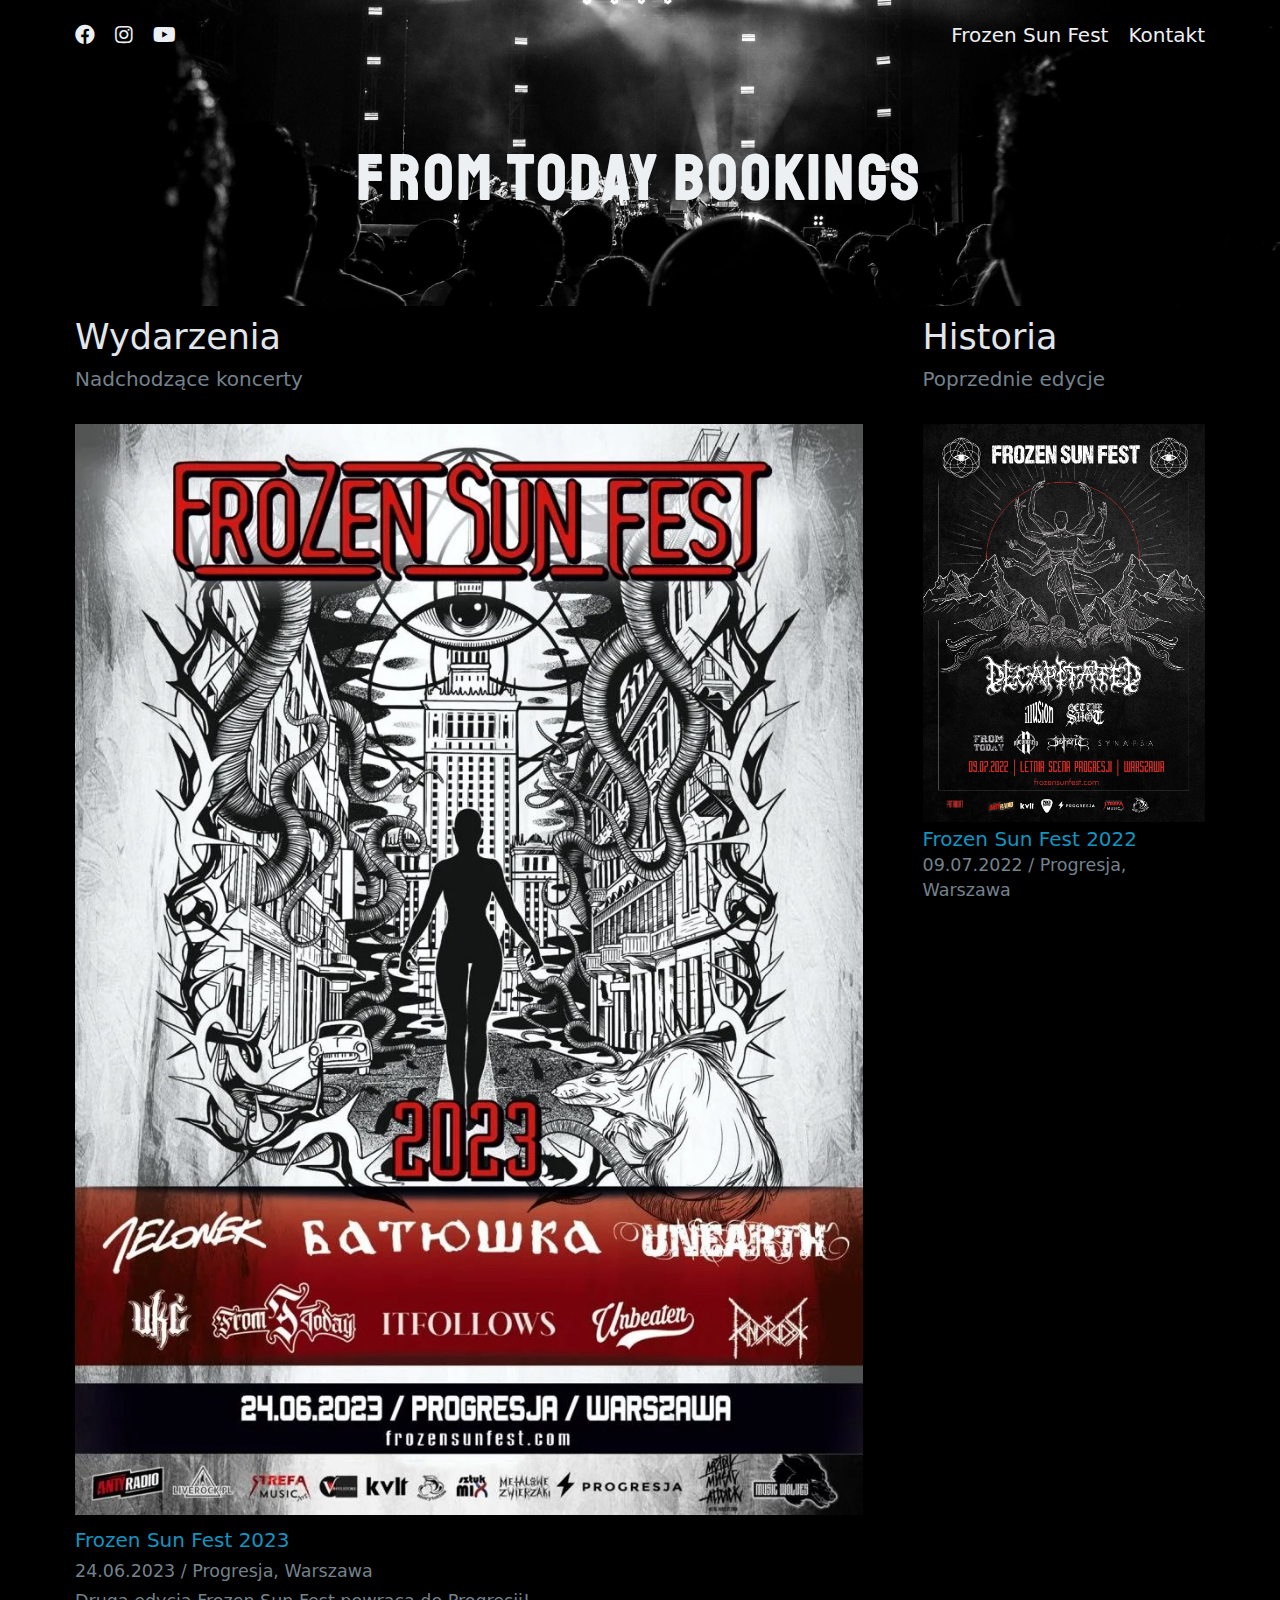
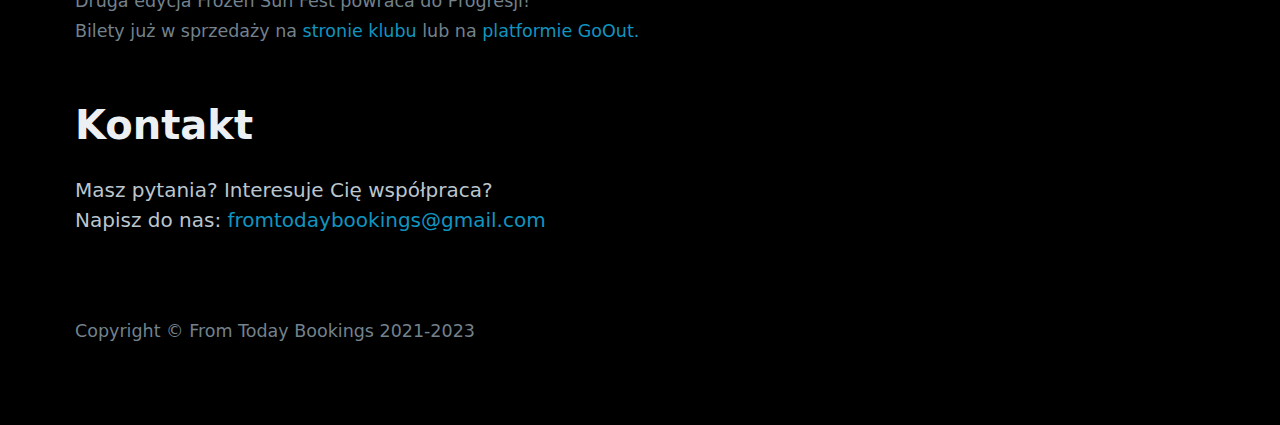
<file: index.html>
<!doctype html>
<html lang="pl" data-theme="dark">

<head>
  <title>From Today Bookings</title>
  <meta charset="utf-8">
  <meta name="viewport" content="width=device-width, initial-scale=1">
  <meta name="description" content="From Today Bookings - organizatorzy Frozen Sun Fest">
  <meta name="keywords"
    content="From Today, From Today Bookings, Frozen Sun Fest, organizacja, koncert, gig, muzyka, na żywo, metal, rock, hardcore, progresja, warszawa, fest, festiwal">
  <link rel="shortcut icon" href="images/icons/favicon.ico">
  <link rel="canonical" href="https://fromtodaybookings.com">
  <link rel="stylesheet" href="css/pico.min.css">
  <link rel="stylesheet" href="css/custom.css">
  <link rel="stylesheet" href="css/fontawesome.min.css">
  <link rel="stylesheet" href="css/brands.min.css">
  <link rel="preconnect" href="https://fonts.googleapis.com">
  <link rel="preconnect" href="https://fonts.gstatic.com" crossorigin>
  <link href="https://fonts.googleapis.com/css2?family=Staatliches&display=swap" rel="stylesheet">
</head>

<body>
  <div class="hero">
    <nav class="container">
      <ul>
        <li>
          <a href="https://www.facebook.com/fromtodaybookings" class="contrast" target="_blank"
            rel="noopener noreferrer">
            <i class="fab fa-facebook"></i>
          </a>
        </li>
        <li>
          <a href="https://www.instagram.com/fromtodaybookings/" class="contrast" target="_blank"
            rel="noopener noreferrer">
            <i class="fab fa-instagram"></i>
          </a>
        </li>
        <li>
          <a href="https://www.youtube.com/channel/UCOEo3WXxulZ-EAcq7EBHezg" class="contrast" target="_blank"
            rel="noopener noreferrer">
            <i class="fab fa-youtube"></i>
          </a>
        </li>
      </ul>
      <ul>
        <li><a href="https://frozensunfest.com" class="contrast">Frozen Sun Fest</a></li>
        <li><a href="#contact" class="contrast">Kontakt</a></li>
      </ul>
    </nav>
    <div>
      <header>
        <h1 class="title">FROM TODAY BOOKINGS</h1>
      </header>

    </div>
  </div>

  <main class="container" style="padding-top: 5px; padding-bottom: 5px;">
    <div class="grid">

      <section style="margin-bottom: 5px;">


        <hgroup>
          <h2>Wydarzenia</h2>
          <h2>Nadchodzące koncerty</h2>
        </hgroup>
        <p>
          <img src="/images/events/2023-06-24.jpg" style="padding-bottom: 10px">
          <a href="https://www.facebook.com/events/1217567529106996" target="_blank" rel="noopener noreferrer">
            Frozen Sun Fest 2023</a><br>
          <small>24.06.2023 / Progresja, Warszawa</small><br>
          <small>Druga edycja Frozen Sun Fest powraca do Progresji!<br>
            Bilety już w sprzedaży na <a href="https://progresja.com/wydarzenie/frozen-sun-fest-2023/">stronie klubu</a> lub na <a href="https://goout.net/pl/frozen-sun-fest-2023/szdrafv/">platformie GoOut.</a></small>
        </p>
    </section>

    <aside>
      <hgroup>
        <h2>Historia</h2>
        <h3>Poprzednie edycje</h3>
      </hgroup>
      <p>
        <img src="/images/events/2022-07-09.jpg">
        <a href="https://www.facebook.com/events/270884368365683" target="_blank" rel="noopener noreferrer">
          Frozen Sun Fest 2022</a><br>
        <small>09.07.2022 / Progresja, Warszawa</small>
      </p>
    </aside>

    </div>
  </main>

  <footer class="container" style="padding-top: 10px;">
    <section id="contact">
      <h1>Kontakt</h1>
      <p>Masz pytania? Interesuje Cię współpraca?<br>
        Napisz do nas:
        <a class="email" href="mailto:fromtodaybookings@gmail.com">fromtodaybookings@gmail.com</a>
      </p>
    </section>
    <small>Copyright © From Today Bookings 2021-2023</small>
  </footer>
</body>

</html>
</file>
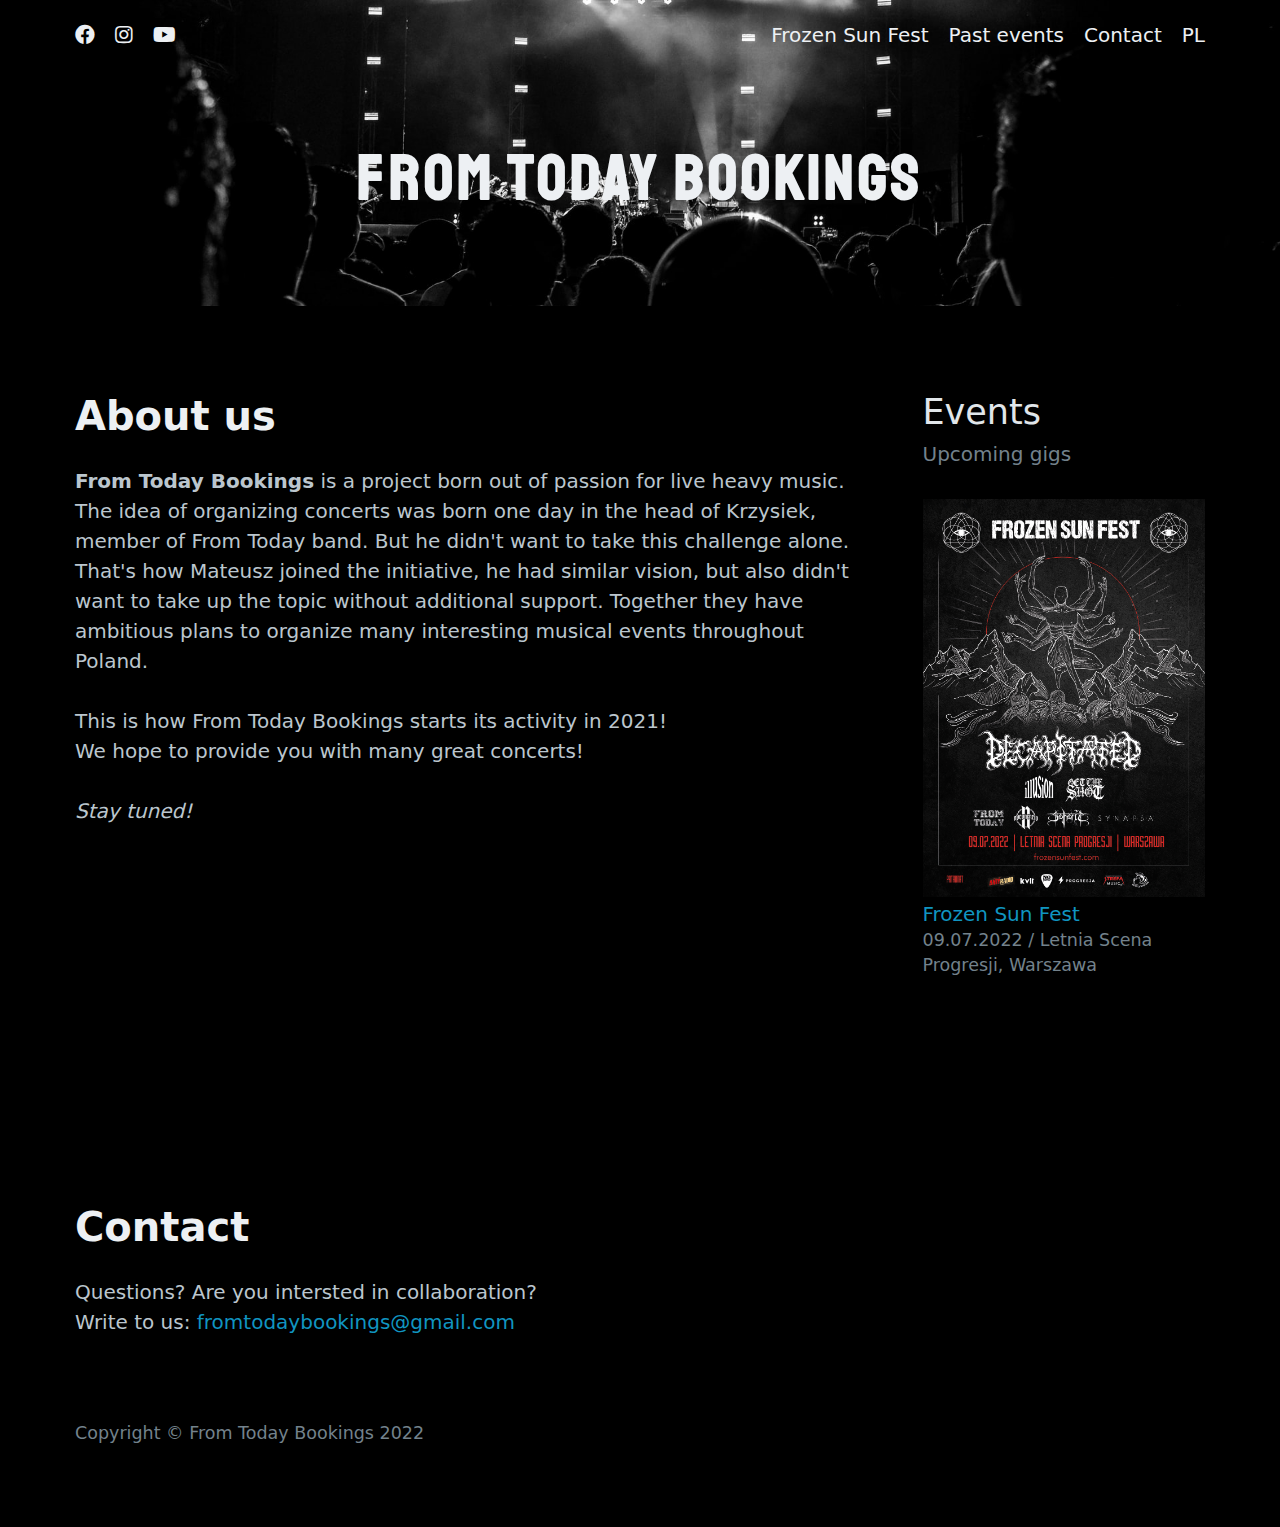
<file: en/index.html>
<!doctype html>
<html lang="pl" data-theme="dark">

<head>
  <title>From Today Bookings</title>
  <meta charset="utf-8">
  <meta name="viewport" content="width=device-width, initial-scale=1">
  <meta name="description" content="From Today Bookings - concerts organization - rock, metal, hardcore">
  <meta name="keywords"
    content="From Today, From Today Bookings, organization, concert, gig, music, live, metal, rock, hardcore">
  <link rel="shortcut icon" href="/images/icons/favicon.ico">
  <link rel="canonical" href="https://fromtodaybookings.com">
  <link rel="stylesheet" href="/css/pico.min.css">
  <link rel="stylesheet" href="/css/custom.css">
  <link rel="stylesheet" href="/css/fontawesome.min.css">
  <link rel="stylesheet" href="/css/brands.min.css">
  <link rel="preconnect" href="https://fonts.googleapis.com">
  <link rel="preconnect" href="https://fonts.gstatic.com" crossorigin>
  <link href="https://fonts.googleapis.com/css2?family=Staatliches&display=swap" rel="stylesheet">
</head>

<body>
  <div class="hero">
    <nav class="container">
      <ul>
        <li>
          <a href="https://www.facebook.com/fromtodaybookings" class="contrast" target="_blank"
            rel="noopener noreferrer">
            <i class="fab fa-facebook"></i>
          </a>
        </li>
        <li>
          <a href="https://www.instagram.com/fromtodaybookings/" class="contrast" target="_blank"
            rel="noopener noreferrer">
            <i class="fab fa-instagram"></i>
          </a>
        </li>
        <li>
          <a href="https://www.youtube.com/channel/UCOEo3WXxulZ-EAcq7EBHezg" class="contrast" target="_blank"
            rel="noopener noreferrer">
            <i class="fab fa-youtube"></i>
          </a>
        </li>
      </ul>
      <ul>
        <li><a href="https://frozensunfest.com" class="contrast">Frozen Sun Fest</a></li>
        <li><a href="/past" class="contrast">Past events</a></li>
        <li><a href="#contact" class="contrast">Contact</a></li>
        <li><a href="/" class="contrast">PL</strong></a></li>
      </ul>
    </nav>
    <div>
      <header>
        <h1 class="title">FROM TODAY BOOKINGS</h1>
      </header>

    </div>
  </div>

  <main class="container">
    <div class="grid">

      <section>
        <h1>About us</h1>
        <p>
          <b>From Today Bookings</b> is a project born out of passion for live heavy music. 
          The idea of organizing concerts was born one day in the head of Krzysiek, member of From Today band. 
          But he didn't want to take this challenge alone. That's how Mateusz joined the initiative, he had similar vision, but also didn't want to take up the topic without additional support. 
          Together they have ambitious plans to organize many interesting musical events throughout Poland.
        <p>


          This is how From Today Bookings starts its activity in 2021!<br>
          We hope to provide you with many great concerts!
        <p>

          <i>Stay tuned!</i>
        </p>
      </section>

      <aside>
        <hgroup>
          <h2>Events</h2>
          <h3>Upcoming gigs</h3>
        </hgroup>
        <p>
          <img src="/images/events/2022-07-09.jpg">
          <a href="https://www.facebook.com/events/270884368365683" target="_blank" rel="noopener noreferrer">
            Frozen Sun Fest</a><br>
          <small>09.07.2022 / Letnia Scena Progresji, Warszawa</small>
        </p>
      </aside>

    </div>
  </main>

  <footer class="container">
    <section id="contact">
      <h1>Contact</h1>
      <p>Questions? Are you intersted in collaboration?<br>
        Write to us:
        <a class="email" href="mailto:fromtodaybookings@gmail.com">fromtodaybookings@gmail.com</a>
      </p>
    </section>
    <small>Copyright © From Today Bookings 2022</small>
  </footer>
</body>

</html>
</file>
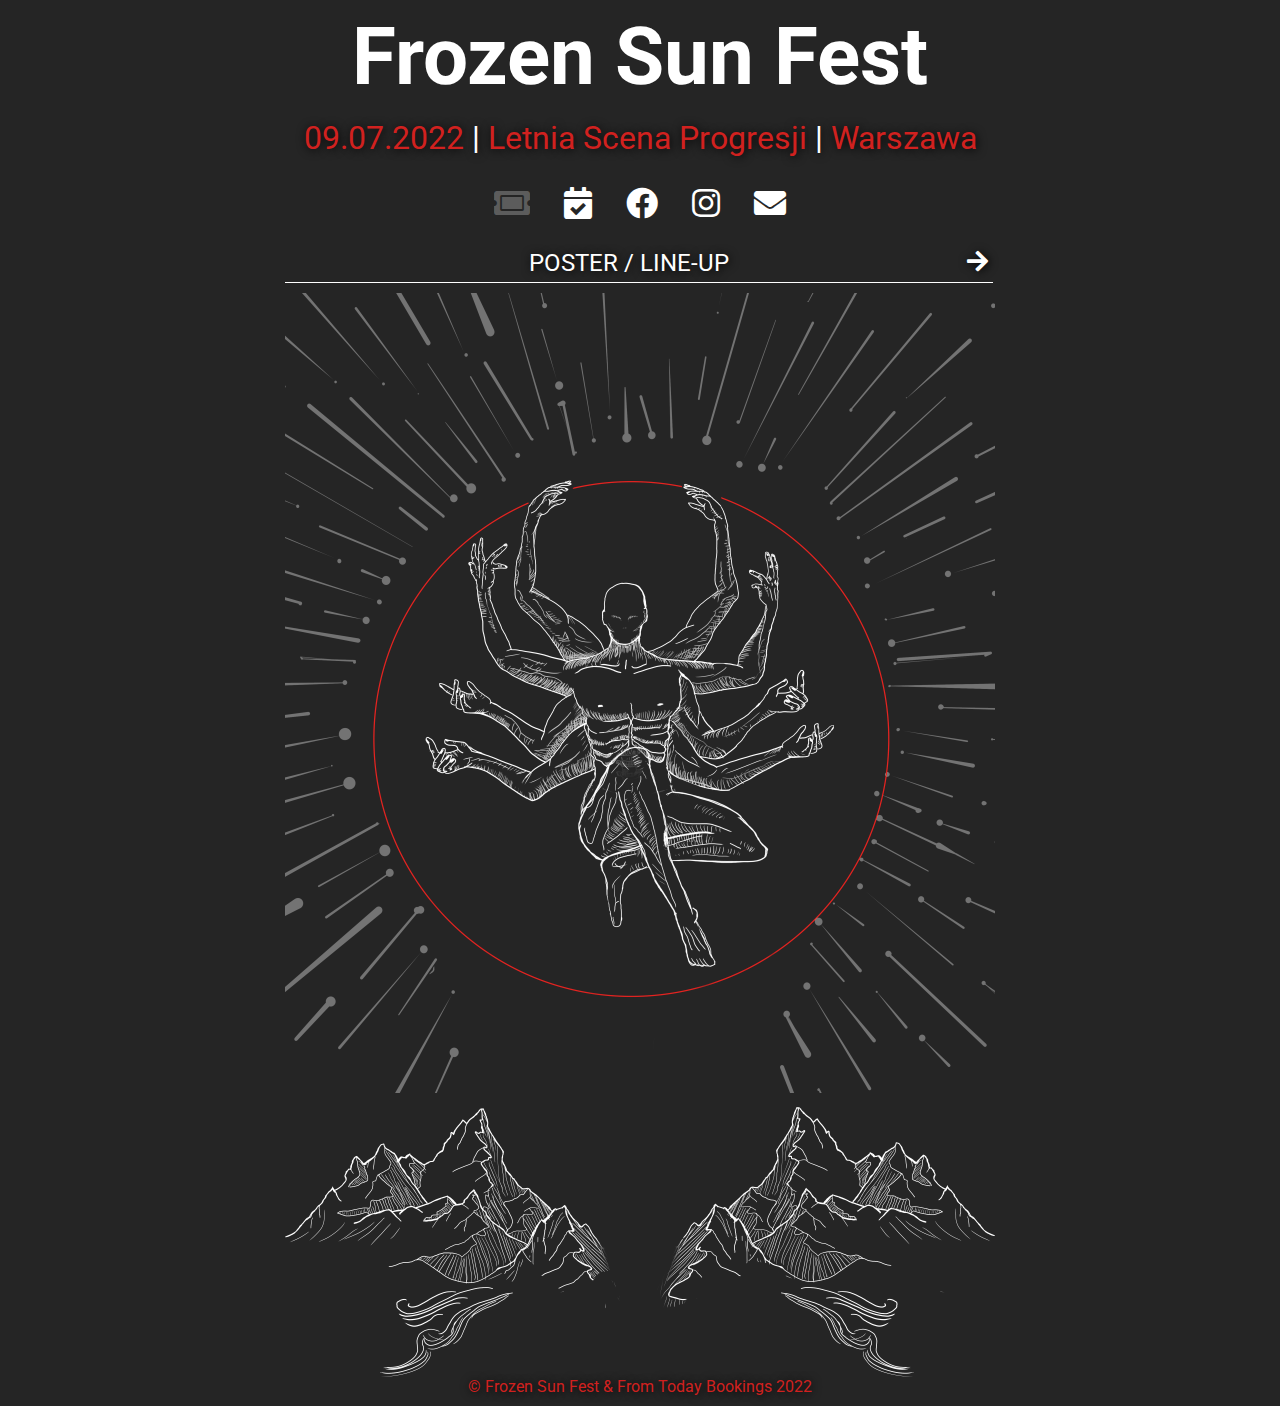
<file: frozen-sun-fest/index.html>
<!DOCTYPE html>
<html lang="pl">

<head>
  <meta charset="UTF-8" />
  <meta name="viewport" content="width=device-width" />
  <title>Frozen Sun Fest 2022</title>
  <meta name="description" content="Frozen Sun Fest 2022 - warszawski festiwal ciężkich brzmień!">
  <meta name="keywords"
    content="Frozen Sun, Frozen Sun Fest, Frozen Sun Fest 2022, koncert, gig, muzyka, na żywo, metal, rock, hardcore, fest, festiwal, progresja, letnia scena progresji, decapitated, vader, from today, from today bookings">
  <link rel="apple-touch-icon" sizes="180x180" href="icons/favicon/apple-touch-icon.png">
  <link rel="icon" type="image/png" sizes="32x32" href="icons/favicon/favicon-32x32.png">
  <link rel="icon" type="image/png" sizes="16x16" href="icons/favicon/favicon-16x16.png">
  <link rel="manifest" href="icons/favicon/site.webmanifest">
  <link rel="stylesheet" href="icons/font-awesome/css/all.css" />
  <link rel="stylesheet" href="styles/main.css" />
</head>

<body>
  <div class="page-wrapper">
    <div class="content-wrapper">
      <h1>Frozen Sun Fest</h1>
      <p>
        09.07.2022 <span class="divider"> | </span> Letnia Scena Progresji
        <span class="divider"> | </span> Warszawa
      </p>

      <div>
        <a href="#">
          <span class="hovertext" data-hover="Sprzedaż biletów ruszy niebawem!">
            <i class="icon icon-disabled fas fa-ticket-alt fa-2x"></i>
          </span>
        </a>
        <a href="https://www.facebook.com/events/270884368365683" target="_blank" rel="noopener noreferrer">
          <span class="hovertext" data-hover="Wydarzenie na fb, zapisz się!">
            <i class="icon fas fa-calendar-check fa-2x"></i>
          </span>
        </a>
        <a href="https://www.facebook.com/FrozenSunFest" title="Facebook" target="_blank" rel="noopener noreferrer">
          <i class="icon fab fa-facebook fa-2x"></i>
        </a>
        <a href="https://www.instagram.com/frozensunfest" title="Instagram" target="_blank" rel="noopener noreferrer">
          <i class="icon fab fa-instagram fa-2x"></i>
        </a>
        <a href="mailto:fromtodaybookings@gmail.com" title="Kontakt" target="_blank" rel="noopener noreferrer">
          <i class="icon fas fa-envelope fa-2x"></i>
        </a>
      </div>

      <section>
        <details>
          <summary>
            <i class="fas fa-arrow-right"></i>
            <i class="fas fa-arrow-down"></i>
            POSTER / LINE-UP
          </summary>
          <img class="poster" src="frozen-sun-fest-poster.jpg" />
        </details>
        <div class="background">
          <img src="background.png"/>
        </div>
      </section>

    </div>
    <div>

    </div>
  </div>
</body>
<footer class="page-wrapper">
  <img src="footer.png" />
  <div class="bottom-margin">© Frozen Sun Fest & <a class="footer-text" href="https://fromtodaybookings.com">From Today
      Bookings</a> 2022</div>
</footer>

</html>
</file>
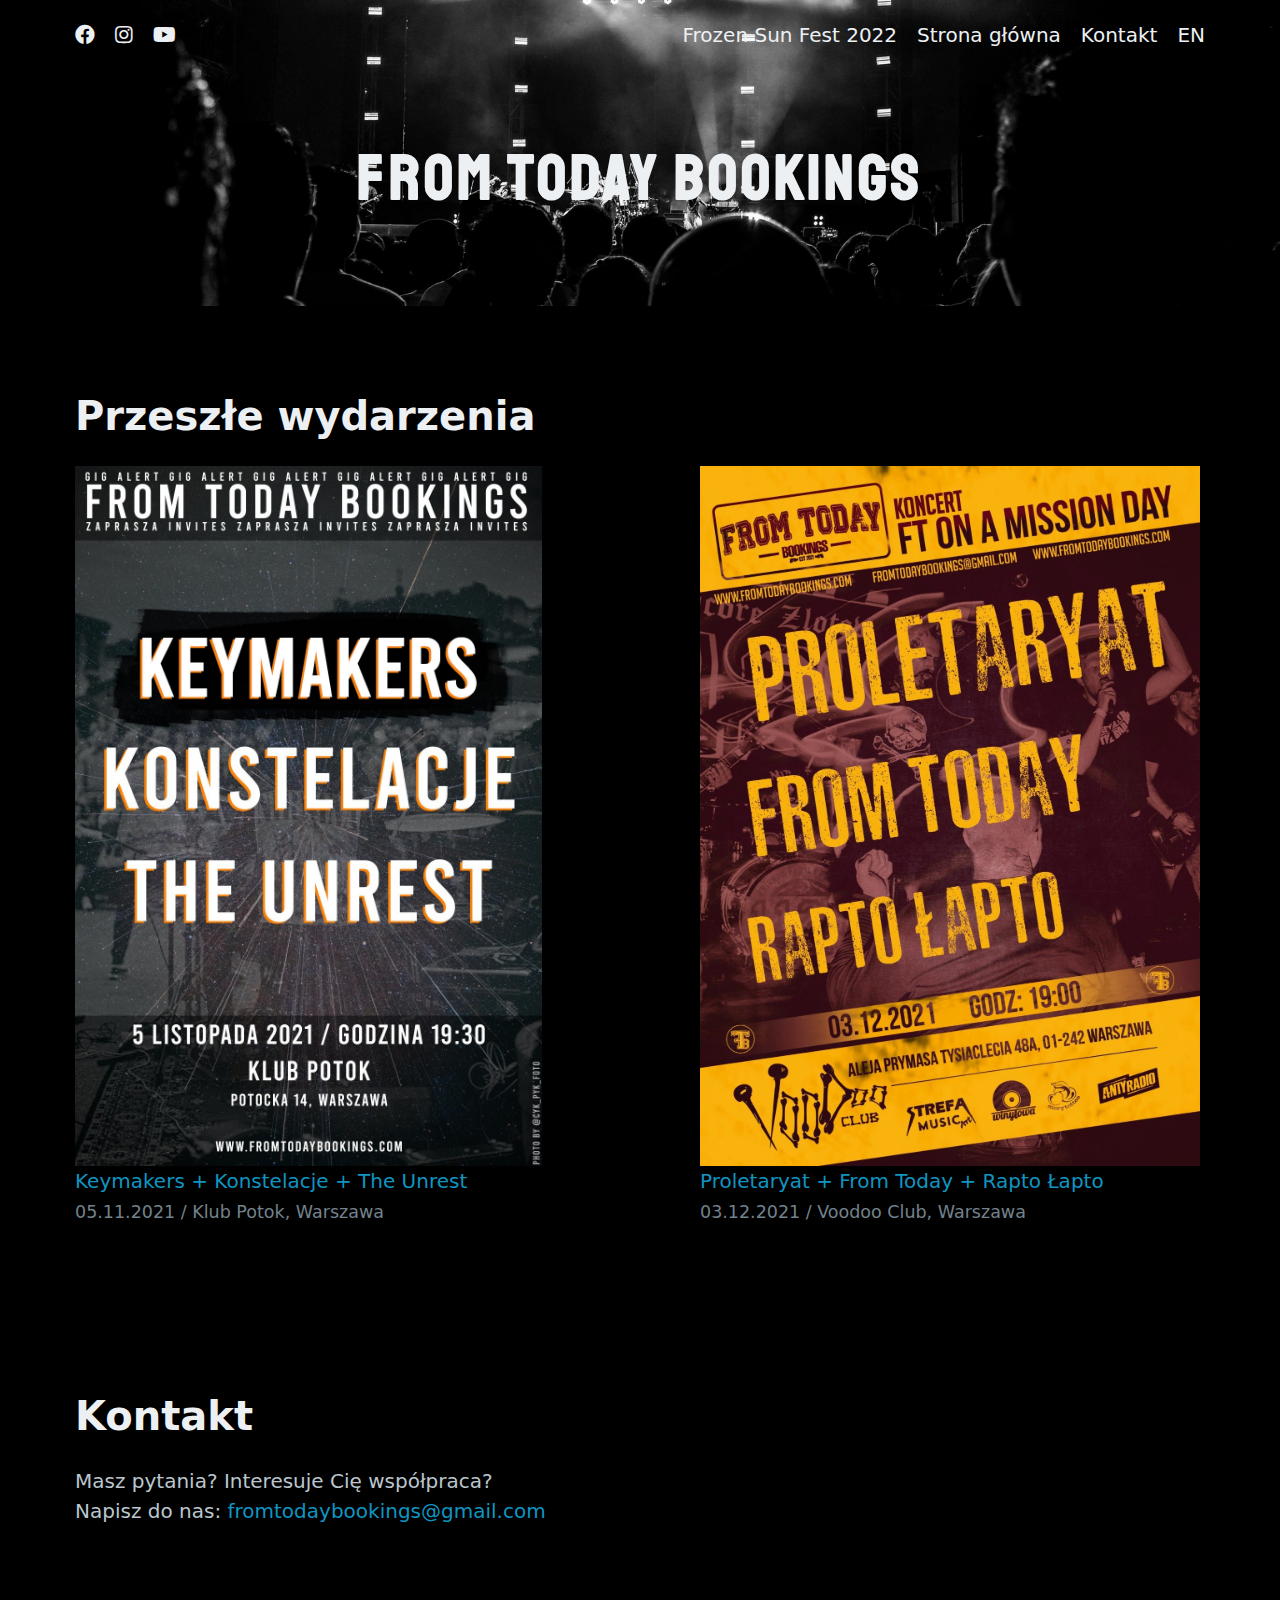
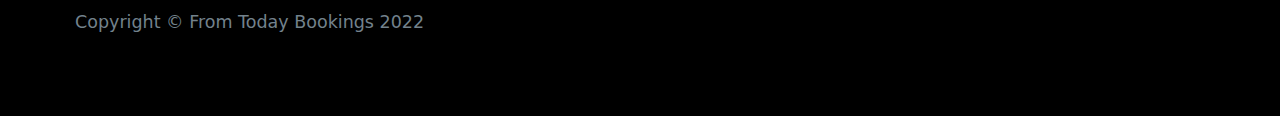
<file: past/index.html>
<!doctype html>
<html lang="pl" data-theme="dark">

<head>
  <title>From Today Bookings</title>
  <meta charset="utf-8">
  <meta name="viewport" content="width=device-width, initial-scale=1">
  <meta name="description" content="From Today Bookings - organizacja koncertów - rock, metal, hardcore">
  <meta name="keywords"
    content="From Today, From Today Bookings, organizacja, koncert, gig, muzyka, na żywo, metal, rock, hardcore">
  <link rel="shortcut icon" href="images/icons/favicon.ico">
  <link rel="canonical" href="https://fromtodaybookings.com">
  <link rel="stylesheet" href="/css/pico.min.css">
  <link rel="stylesheet" href="/css/custom.css">
  <link rel="stylesheet" href="/css/fontawesome.min.css">
  <link rel="stylesheet" href="/css/brands.min.css">
  <link rel="preconnect" href="https://fonts.googleapis.com">
  <link rel="preconnect" href="https://fonts.gstatic.com" crossorigin>
  <link href="https://fonts.googleapis.com/css2?family=Staatliches&display=swap" rel="stylesheet">
</head>

<body>
  <div class="hero">
    <nav class="container">
      <ul>
        <li>
          <a href="https://www.facebook.com/fromtodaybookings" class="contrast" target="_blank"
            rel="noopener noreferrer">
            <i class="fab fa-facebook"></i>
          </a>
        </li>
        <li>
          <a href="https://www.instagram.com/fromtodaybookings/" class="contrast" target="_blank"
            rel="noopener noreferrer">
            <i class="fab fa-instagram"></i>
          </a>
        </li>
        <li>
          <a href="https://www.youtube.com/channel/UCOEo3WXxulZ-EAcq7EBHezg" class="contrast" target="_blank"
            rel="noopener noreferrer">
            <i class="fab fa-youtube"></i>
          </a>
        </li>
      </ul>
      <ul>
        <li><a href="/frozen-sun-fest/" class="contrast">Frozen Sun Fest 2022</a></li>
        <li><a href="/" class="contrast">Strona główna</a></li>
        <li><a href="#contact" class="contrast">Kontakt</a></li>
        <li><a href="/en/" class="contrast">EN</strong></a></li>
      </ul>
    </nav>
    <div>
      <header>
        <h1 class="title">FROM TODAY BOOKINGS</h1>
      </header>

    </div>
  </div>

  <main class="container main">
    <h1>Przeszłe wydarzenia</h1>
    <div class="grid past-grid">
      <div>

        <img class="past-img" src="/images/events/2021-11-05.jpg">
        <a href="https://www.facebook.com/events/232935902097485" target="_blank" rel="noopener noreferrer">
          Keymakers + Konstelacje + The Unrest</a><br>
        <small>05.11.2021 / Klub Potok, Warszawa</small>

      </div>
      <div>

        <img class="past-img" src="/images/events/2021-12-03.jpg">
        <a href="https://www.facebook.com/events/222215976426696" target="_blank" rel="noopener noreferrer">
          Proletaryat + From Today + Rapto Łapto</a><br>
        <small>03.12.2021 / Voodoo Club, Warszawa</small>

      </div>
    </div>
  </main>

  <footer class="container">
    <section id="contact">
      <h1>Kontakt</h1>
      <p>Masz pytania? Interesuje Cię współpraca?<br>
        Napisz do nas:
        <a class="email" href="mailto:fromtodaybookings@gmail.com">fromtodaybookings@gmail.com</a>
      </p>
    </section>
    <small>Copyright © From Today Bookings 2022</small>
  </footer>
</body>

</html>
</file>
<file: css/custom.css>
:root {
  --spacing-company: 3rem;
  --font-weight: 400;
  --border-radius: 0;
  background-color: rgb(0, 0, 0);
}

h1 {
  margin-bottom: 1rem;
}

h2,
h3,
hgroup > :last-child {
  font-weight: 200;
}

small {
  color: var(--muted-color);
}

.hero {
  background-color: #000000;
  background-image: url("../images/background2.jpg");
  background-position: center;
  background-size: cover;
}

header {
  padding: var(--spacing-company) 0;
}

header hgroup > :last-child {
  color: var(--h3-color);
}

header hgroup {
  margin-bottom: var(--spacing-company);
}

@media (min-width: 992px) {
  main .grid {
    grid-column-gap: var(--spacing-company);
    grid-template-columns: auto 25%;
  }

  main .past-grid {
    grid-column-gap: var(--spacing-company);
    grid-template-columns: 50% 50%;
  }
}

form.grid {
  grid-row-gap: 0;
}

.past-img {
  max-height: 700px;
}

aside img {
  margin-bottom: 0.25rem;
}

aside p {
  margin-bottom: var(--spacing-company);
  line-height: 1.25;
}

.title {
  font-family: 'Staatliches', cursive;
  letter-spacing: 4px;
  font-size: 64px;
  text-align: center;
}

.email {
  text-decoration: none;
}
</file>
<file: frozen-sun-fest/styles/main.css>
@import url('https://fonts.googleapis.com/css2?family=Roboto:wght@300;400;500&display=swap');

* {
  margin: 0;
  text-decoration: none;
}

html,
body {
  height: 100vh;
  display: grid;
  background-color: rgb(37, 37, 37);
}

.page-wrapper {
  display: grid;
  place-items: center;
  text-align: center;
}

h1 {
  color: white;
  font-family: "Roboto", sans-serif;
  font-size: 5em;
  margin-top: 10px;
}

p {
  color: #d1211f;
  font-family: "Roboto", sans-serif;
  font-size: 2em;
  text-shadow: rgb(0, 0, 0) 1px 1px 10px;
  margin: 15px 0;
}

footer {
  color: #d1211f;
  font-family: "Roboto", sans-serif;
  font-size: 1em;
  text-shadow: rgb(0, 0, 0) 1px 1px 10px;
}

.footer-text {
  color: #d1211f;
  font-family: "Roboto", sans-serif;
  font-size: 1em;
  text-shadow: rgb(0, 0, 0) 1px 1px 10px;
}

.bottom-margin {
  margin-bottom: 10px;
}

.divider {
  color: white;
}

.icon {
  color: white;
  padding: 15px;
  border-radius: 50%;
}

.icon-disabled {
  opacity: 25%;
}

.icon:hover {
  cursor: pointer;
  background-color: rgba(22, 22, 22, 0.5);
}

.hovertext {
  position: relative;
}

.hovertext:before {
  content: attr(data-hover);
  visibility: hidden;
  opacity: 0;
  width: max-content;
  background-color: black;
  color: #fff;
  text-align: center;
  border-radius: 5px;
  padding: 5px 5px;
  transition: opacity 0.5s ease-in-out;
  font-family: "Roboto", sans-serif;
  position: absolute;
  z-index: 1;
  left: 0;
  top: 150%;
}

.hovertext:hover:before {
  opacity: 1;
  visibility: visible;
}

:root {
  --contentHeight: 30vh;
  --sectionWidth: 700px;
}

* {
  outline: 0;
  box-sizing: border-box;
}

section {
  margin: 10px 10px;
  width: 97%;
  color: #fff;
}

.poster {
  max-width: var(--sectionWidth);
  margin-top: 10px;
  margin-bottom: 10px;
}

summary {
  display: block;
  cursor: pointer;
  padding: 5px;
  font-family: "Roboto", sans-serif;
  text-shadow: rgb(0, 0, 0) 1px 1px 10px;
  font-size: 1.5em;
  transition: .3s;
  border-bottom: 1px solid;
  user-select: none;
}

details > div {
  display: flex;
  flex-wrap: wrap;
  overflow: auto;
  height: 100%;
  user-select: none;
  padding: 0 20px;
  font-family: "Roboto", sans-serif;
  line-height: 1.5;
}

details > div > img {
  align-self: flex-start;
  max-width: 100%;
  margin-top: 20px;
}

details > div > p {
  flex: 1;
}

details[open] > summary {
   color: #d1211f;
}

details > summary > .fa-arrow-right {
  display: inline;
  float: right;
}

details > summary > .fa-arrow-down {
  display: none;
  float: right;
}

details[open] > summary > .fa-arrow-right {
  display: none;
  float: right;
}

details[open] > summary > .fa-arrow-down {
  display: inline;
  float: right;
}

.background {
  margin-top: 10px;
}
</file>
<file: css/brands.min.css>
/*!
 * Font Awesome Free 5.15.4 by @fontawesome - https://fontawesome.com
 * License - https://fontawesome.com/license/free (Icons: CC BY 4.0, Fonts: SIL OFL 1.1, Code: MIT License)
 */
@font-face{font-family:"Font Awesome 5 Brands";font-style:normal;font-weight:400;font-display:block;src:url(../webfonts/fa-brands-400.eot);src:url(../webfonts/fa-brands-400.eot?#iefix) format("embedded-opentype"),url(../webfonts/fa-brands-400.woff2) format("woff2"),url(../webfonts/fa-brands-400.woff) format("woff"),url(../webfonts/fa-brands-400.ttf) format("truetype"),url(../webfonts/fa-brands-400.svg#fontawesome) format("svg")}.fab{font-family:"Font Awesome 5 Brands";font-weight:400}
</file>
